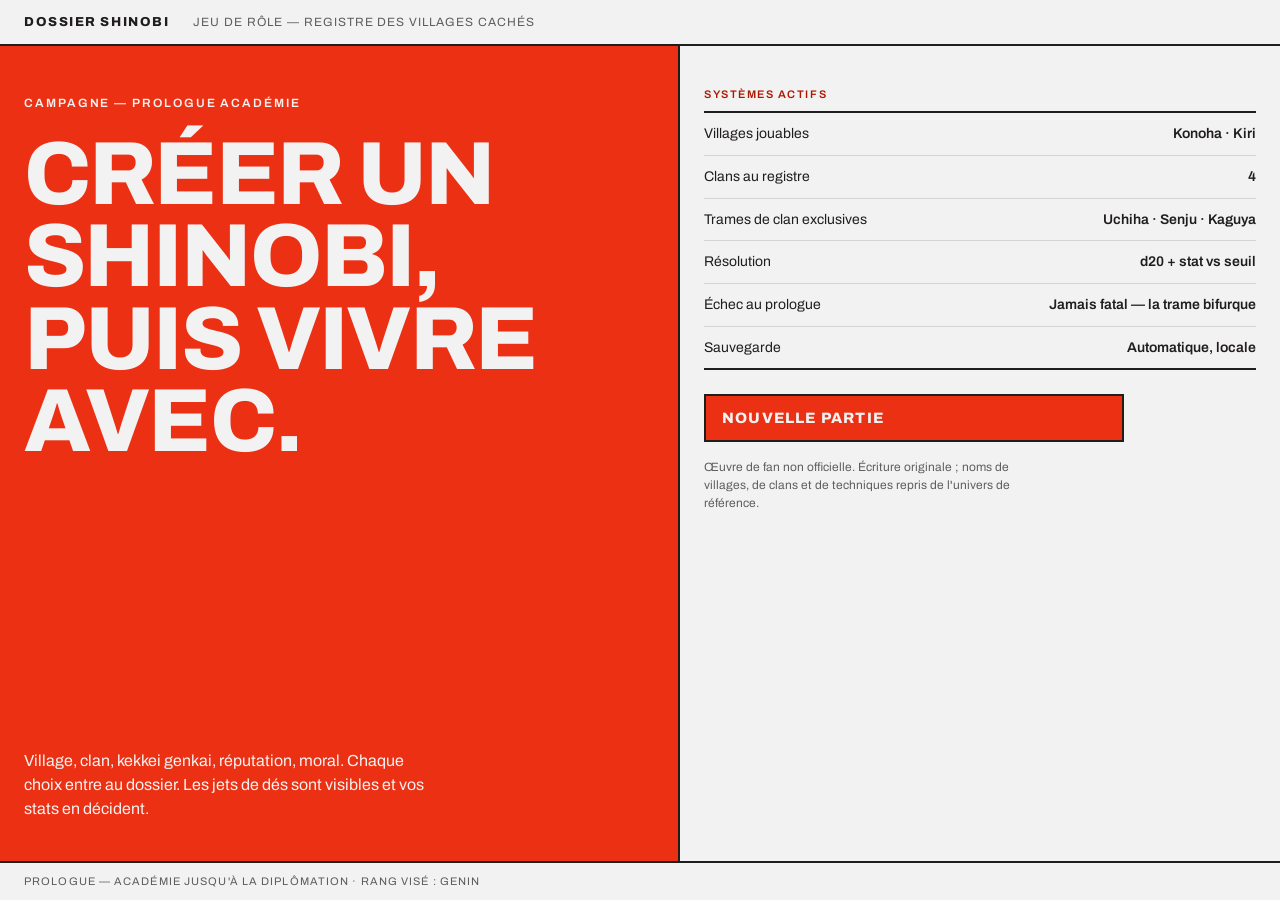
<file: app/index.html>
<!DOCTYPE html>
<html lang="fr">
<head>
<meta charset="utf-8">
<meta name="viewport" content="width=device-width, initial-scale=1">
<title>Dossier shinobi — jeu de rôle Naruto</title>
<link rel="stylesheet" href="styles.css">
</head>
<body>
<div id="app"></div>
<script type="module" src="game.js"></script>
</body>
</html>
</file>
<file: app/styles.css>
/* Modernist tokens (from the Claude Design export) — token sheet only, no
   component classes: this app builds every screen with inline styles that
   read these variables, matching the original .dc.html prototype. */
@import url('https://fonts.googleapis.com/css2?family=Archivo:wght@400;500;600;800&display=swap');

:root {
  --color-bg: #f3f2f2;
  --color-surface: #eae9e9;
  --color-text: #201e1d;
  --color-accent: #ec3013;

  --color-neutral-100: #f8f4f4;
  --color-neutral-200: #eae7e7;
  --color-neutral-300: #d7d3d3;
  --color-neutral-400: #bab6b6;
  --color-neutral-500: #9b9797;
  --color-neutral-600: #7d7979;
  --color-neutral-700: #605d5d;
  --color-neutral-800: #444141;
  --color-neutral-900: #2d2b2b;

  --color-accent-100: #fff2ef;
  --color-accent-200: #ffe0d9;
  --color-accent-300: #ffc4b8;
  --color-accent-400: #ff9783;
  --color-accent-500: #ff563c;
  --color-accent-600: #dd2b0f;
  --color-accent-700: #ae1800;
  --color-accent-800: #7c1405;
  --color-accent-900: #4d170e;

  --font-heading: "Archivo", system-ui, sans-serif;
  --font-body: "Archivo", system-ui, sans-serif;
}

html, body {
  margin: 0;
  padding: 0;
  background: var(--color-bg);
  color: var(--color-text);
  font-family: var(--font-body);
  -webkit-font-smoothing: antialiased;
}

*, *::before, *::after { box-sizing: border-box; }

body { font-size: 15px; line-height: 1.55; font-weight: 400; }

button { font-family: inherit; cursor: pointer; }
input, select { font-family: inherit; }

a { color: var(--color-accent-700); text-decoration: underline; }
a:hover { color: var(--color-accent); }

::selection { background: var(--color-accent-300); }

button:focus-visible, input:focus-visible, select:focus-visible {
  outline: 2px solid var(--color-accent);
  outline-offset: 2px;
}

#app { min-height: 100vh; background: var(--color-bg); }
</file>
